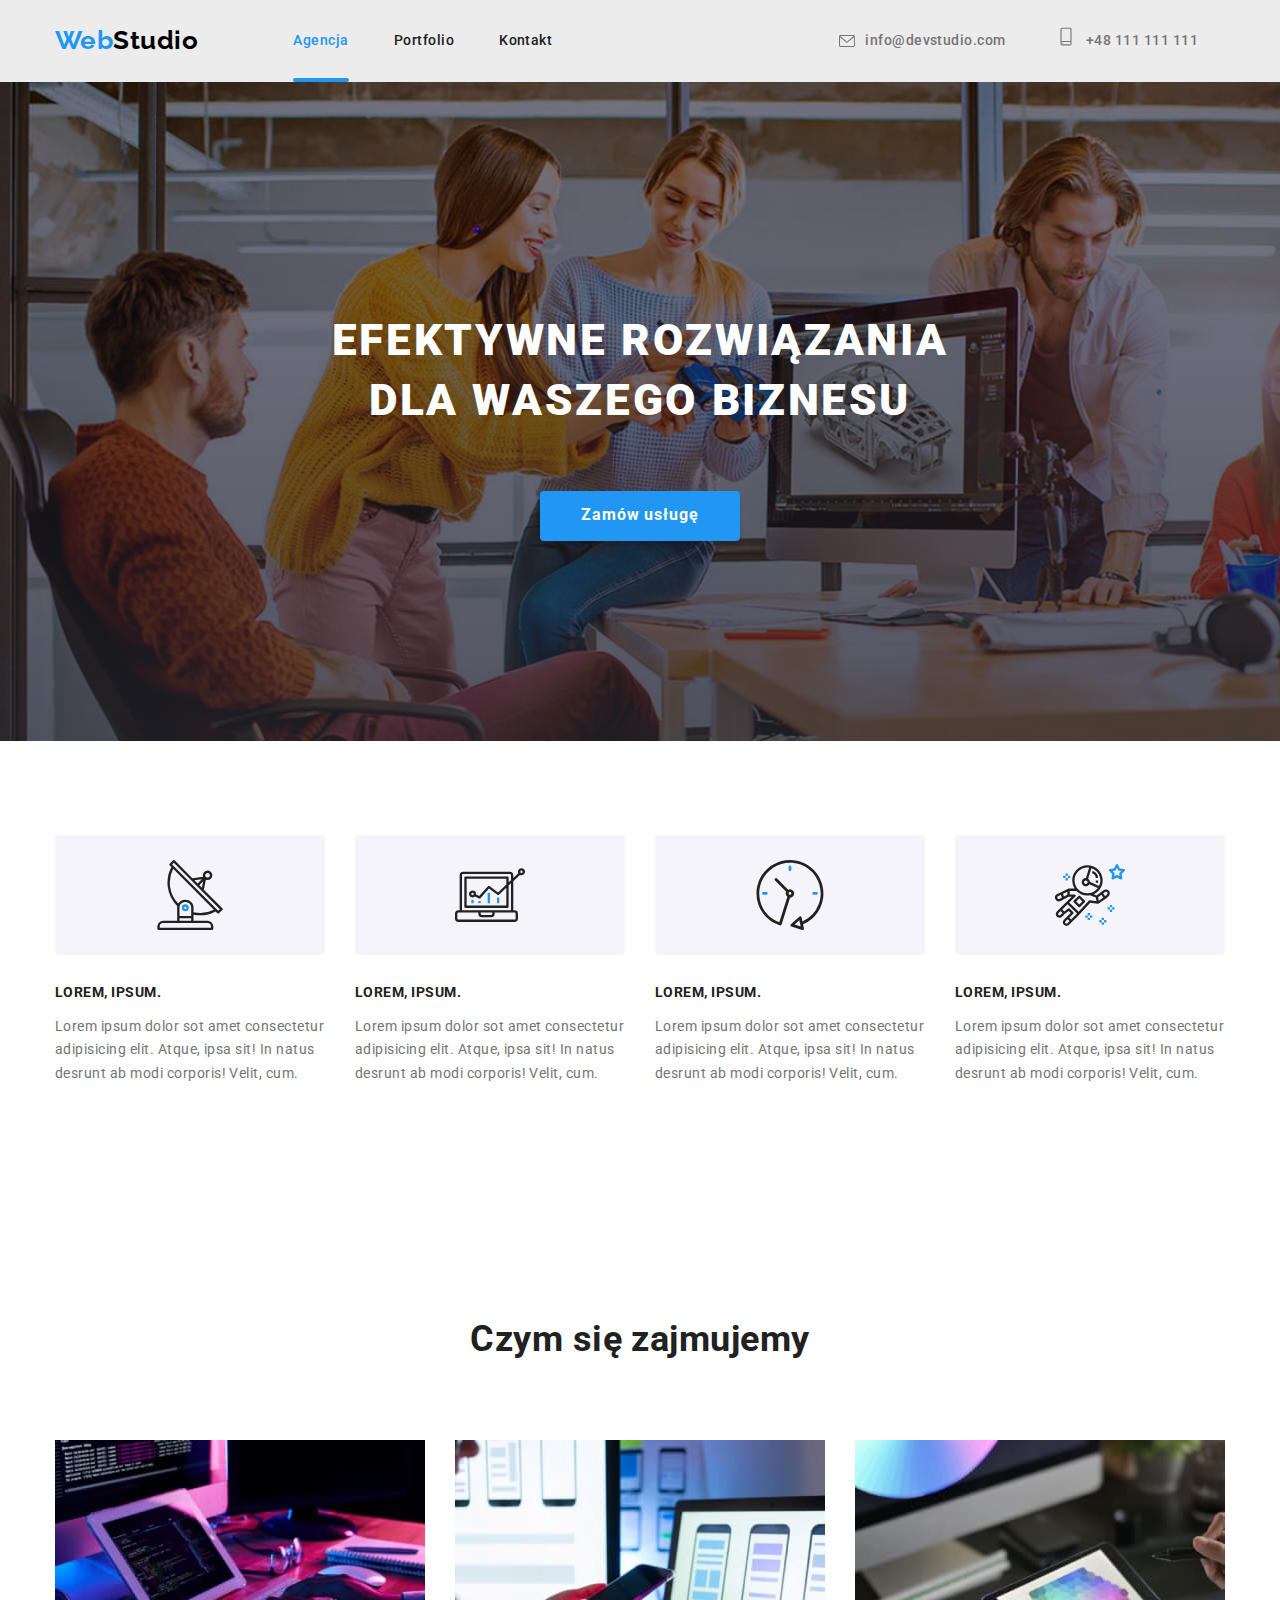
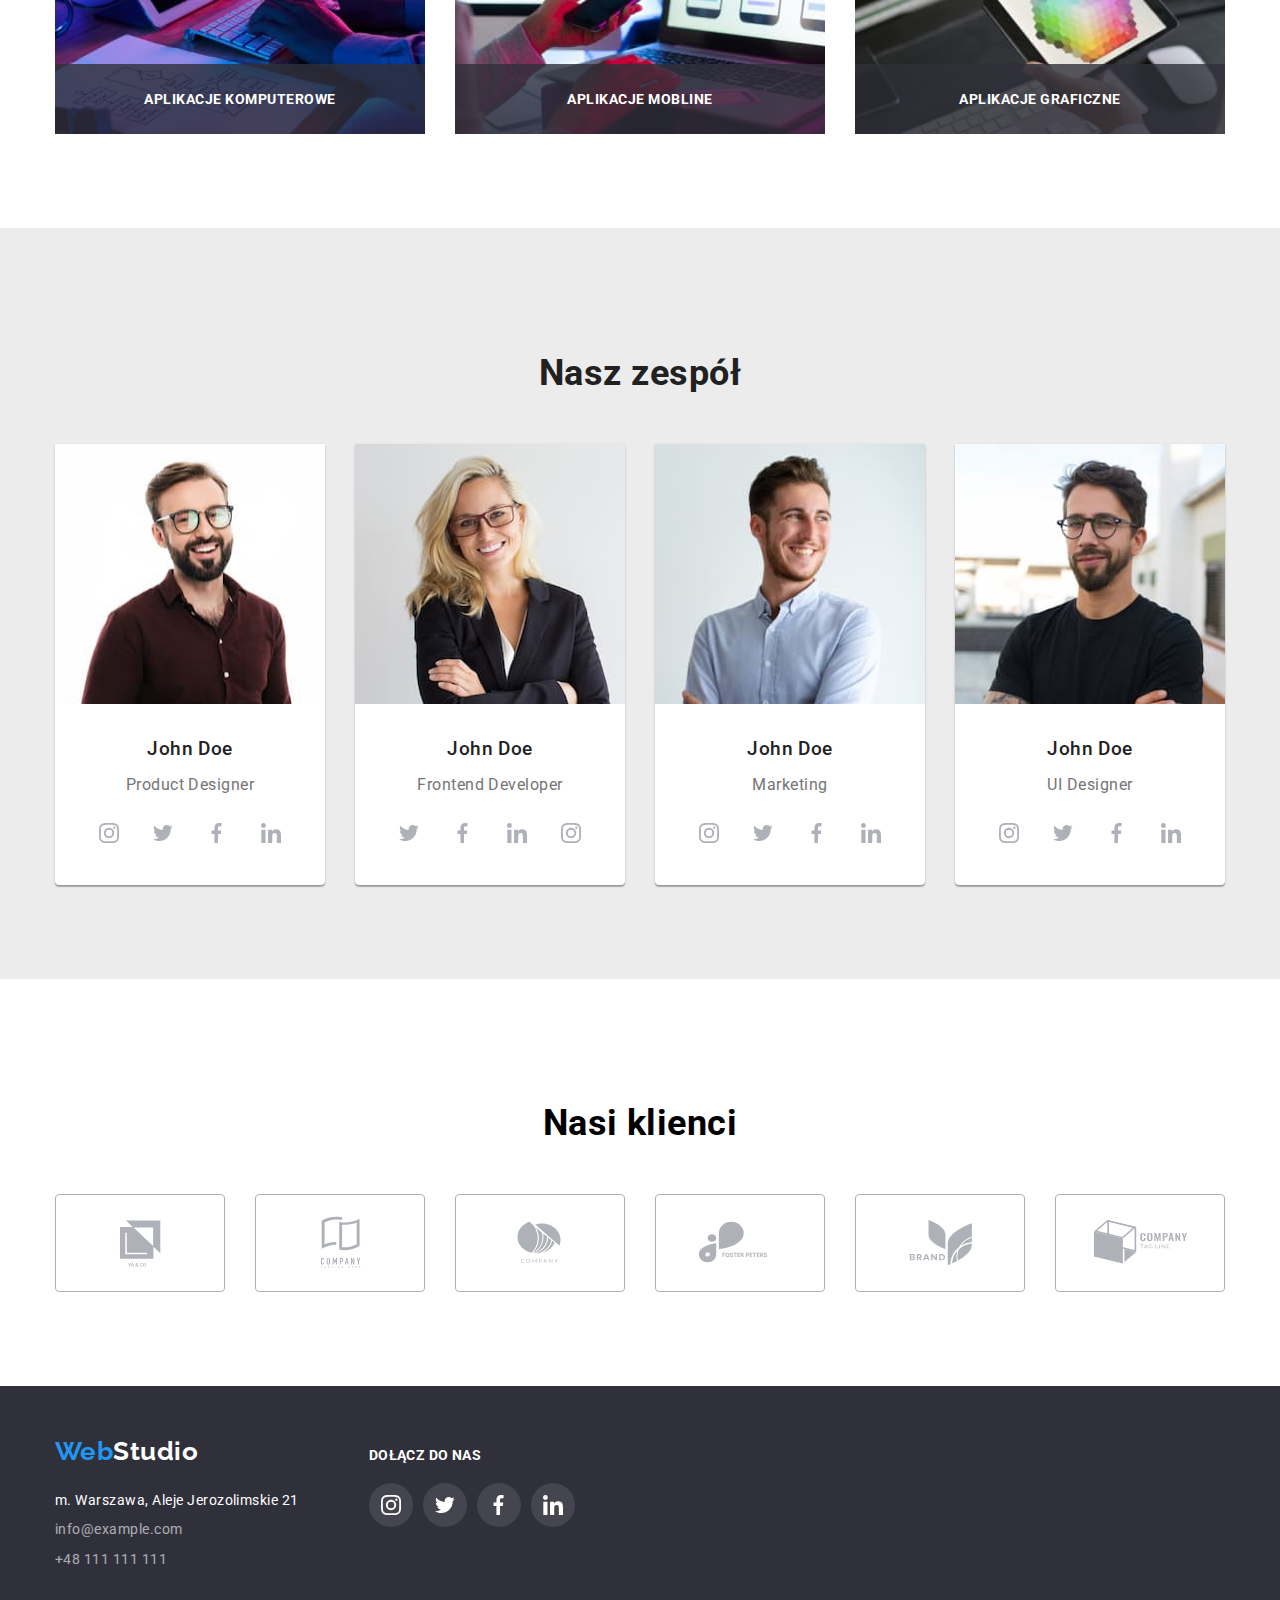
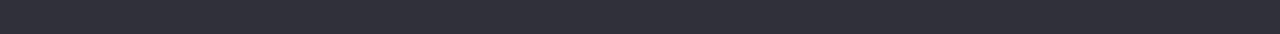
<file: index.html>
<!DOCTYPE html>
<html lang="pl">
  <head>
    <meta charset="UTF-8" />
    <meta http-equiv="X-UA-Compatible" content="IE=edge" />
    <meta name="viewport" content="width=device-width, initial-scale=1.0" />
    <link rel="preconnect" href="https://fonts.googleapis.com" />
    <link rel="preconnect" href="https://fonts.gstatic.com" crossorigin />
    <link
      rel="stylesheet"
      href="https://cdnjs.cloudflare.com/ajax/libs/modern-normalize/1.0.0/modern-normalize.min.css"
    />
    <link rel="stylesheet" href="./css/styles.css" />
    <link
      href="https://fonts.googleapis.com/css2?family=Raleway:wght@700&family=Roboto:wght@400;500;700;900&display=swap"
      rel="stylesheet"
    />
    <title>Studio</title>
  </head>
  <body>
    <header class="header-style">
      <div class="container">
        <div class="header-style-items">
          <a href="index.html" class="logo"
            ><span class="logo-blue">Web</span>Studio</a
          >
          <nav class="nav-item">
            <ul class="nav-list">
              <li>
                <a href="./index.html" class="nav-list-link active-link">Agencja</a>
              </li>
              <li>
                <a href="./portfolio.html" class="nav-list-link">Portfolio</a>
              </li>
              <li>
                <a href="./kontakt.html" class="nav-list-link">Kontakt</a>
              </li>
            </ul>
          </nav>
          <ul class="contact-list-header">
            <li>
              <a
                href="mailto:info@devstudio.com"
                class="contact-list-header-link"
              >
                <svg width="16" height="12">
                  <use href="./images/sprite.svg#icon-envelope"></use>
                </svg>
                info@devstudio.com</a
              >
            </li>
            <li>
              <a href="tel:+48111111111" class="contact-list-header-link">
                <svg width="20" height="32">
                  <use href="./images/sprite.svg#icon-smartphone"></use>
                </svg>
                +48 111 111 111</a
              >
            </li>
          </ul>
        </div>
      </div>
    </header>
    <main>
      <section class="intro section">
        <div class="intro-items container">
          <h1 class="intro-header">
            Efektywne rozwiązania <br />
            dla Waszego biznesu
          </h1>
          <button type="button" class="intro-button" data-modal-open>Zamów usługę</button>
          <div class="backdrop is-hidden" data-modal>
            <div class="modal-content">
              <button type="button" class="modal-button" data-modal-close>
<svg width="11" height="11"><use href="./images/sprite.svg#icon-Vector"></use></svg>
              </button>
            </div>
          </div>
        </div>
      </section>
      <section class="lorem section">
        <div class="container">
          <ul class="lorem-list">
            <li class="lorem-list-item">
              <div class="lorem-list-icon">
                <svg width="70" height="70">
                  <use href="./images/sprite.svg#icon-antenna"></use>
                </svg>
              </div>
              <h3 class="lorem-list-item-title">Lorem, ipsum.</h3>
              <p class="lorem-list-item-text">
                Lorem ipsum dolor sot amet consectetur adipisicing elit. Atque,
                ipsa sit! In natus desrunt ab modi corporis! Velit, cum.
              </p>
            </li>
            <li class="lorem-list-item">
              <div class="lorem-list-icon">
                <svg width="70" height="70">
                  <use href="./images/sprite.svg#icon-diagram"></use>
                </svg>
              </div>
              <h3 class="lorem-list-item-title">Lorem, ipsum.</h3>
              <p class="lorem-list-item-text">
                Lorem ipsum dolor sot amet consectetur adipisicing elit. Atque,
                ipsa sit! In natus desrunt ab modi corporis! Velit, cum.
              </p>
            </li>
            <li class="lorem-list-item">
              <div class="lorem-list-icon">
                <svg width="70" height="70">
                  <use href="./images/sprite.svg#icon-clock"></use>
                </svg>
              </div>
              <h3 class="lorem-list-item-title">Lorem, ipsum.</h3>
              <p class="lorem-list-item-text">
                Lorem ipsum dolor sot amet consectetur adipisicing elit. Atque,
                ipsa sit! In natus desrunt ab modi corporis! Velit, cum.
              </p>
            </li>
            <li class="lorem-list-item">
              <div class="lorem-list-icon">
                <svg width="70" height="70">
                  <use href="./images/sprite.svg#icon-astronaut"></use>
                </svg>
              </div>
              <h3 class="lorem-list-item-title">Lorem, ipsum.</h3>
              <p class="lorem-list-item-text">
                Lorem ipsum dolor sot amet consectetur adipisicing elit. Atque,
                ipsa sit! In natus desrunt ab modi corporis! Velit, cum.
              </p>
            </li>
          </ul>
        </div>
      </section>
      <section class="skills section">
        <div class="container">
          <h2 class="skills-header">Czym się zajmujemy</h2>
          <ul class="skills-list">
            <li class="skills-list-item">
              <img
                src="./images/ourskills1.jpg"
                alt="Pisanie kodu"
                width="370"
                height="294"
              />
              <div class="skills-list-description">
                <p>
                  Aplikacje komputerowe
                </p>
              </div>
            </li>
            <li class="skills-list-item">
              <img
                src="./images/ourskills2.jpg"
                alt="Makieta aplikacji"
                width="370"
                height="294"
              />
              <div class="skills-list-description">
                <p>
                  Aplikacje mobline
                </p>
              </div>
            </li>
            <li class="skills-list-item">
              <img
                src="./images/ourskills3.jpg"
                alt="Dopasowanie diazjnu"
                width="370"
                height="294"
              />
              <div class="skills-list-description">
                <p>
                  Aplikacje graficzne
                </p>
              </div>
            </li>
          </ul>
        </div>
      </section>
      <section class="team section">
        <div class="container">
          <h2 class="team-header">Nasz zespół</h2>
          <ul class="team-list">
            <li class="team-list-card">
              <figure class="team-list-card-picture">
                <img
                  src="./images/person1.jpg"
                  alt="That's our Product Designer"
                  width="270"
                  height="260"
                />
                <figcaption class="team-list-card-description">
                  <h3 class="team-list-card-title">John Doe</h3>
                  <p class="team-list-card-text">Product Designer</p>
                  <ul class="team-list-social-icons">
                    <li>
                      <a class="team-list-social-link" href="#">
                        <svg class="team-list-social-icon" width="20" height="20">
                          <use href="./images/sprite.svg#icon-instagram"></use>
                        </svg>
                      </a>
                    </li>
                    <li>
                      <a class="team-list-social-link" href="#">
                        <svg class="team-list-social-icon" width="20" height="20">
                          <use href="./images/sprite.svg#icon-twitter"></use>
                        </svg>
                      </a>
                    </li>
                    <li>
                      <a class="team-list-social-link" href="#">
                        <svg class="team-list-social-icon" width="20" height="20">
                          <use href="./images/sprite.svg#icon-facebook"></use>
                        </svg>
                      </a>
                    </li>
                    <li>
                      <a class="team-list-social-link" href="#">
                        <svg class="team-list-social-icon" width="20" height="20">
                          <use href="./images/sprite.svg#icon-linkedin"></use>
                        </svg>
                      </a>
                    </li>
                  </ul>
                </figcaption>
              </figure>
            </li>
            <li class="team-list-card">
              <figure class="team-list-card-picture">
                <img
                src="./images/person4.jpg"
                alt="That's our Frontend Developer"
                width="270"
                height="260"
                />
                <figcaption class="team-list-card-description">
                  <h3 class="team-list-card-title">John Doe</h3>
                  <p class="team-list-card-text">Frontend Developer</p>
                  <ul class="team-list-social-icons">
                    <li>
                      <a class="team-list-social-link" href="#">
                        <svg class="team-list-social-icon" width="20" height="20">
                          <use href="./images/sprite.svg#icon-twitter"></use>
                        </svg>
                      </a>
                    </li>
                    <li>
                      <a class="team-list-social-link" href="#">
                        <svg class="team-list-social-icon" width="20" height="20">
                          <use href="./images/sprite.svg#icon-facebook"></use>
                        </svg>
                      </a>
                    </li>
                    <li>
                      <a class="team-list-social-link" href="#">
                        <svg class="team-list-social-icon" width="20" height="20">
                          <use href="./images/sprite.svg#icon-linkedin"></use>
                        </svg>
                      </a>
                    </li>
                    <li>
                      <a class="team-list-social-link" href="#">
                        <svg class="team-list-social-icon" width="20" height="20">
                          <use href="./images/sprite.svg#icon-instagram"></use>
                        </svg>
                      </a>
                    </li>
                  </figcaption>
                </figure>
              </li>
              <li class="team-list-card">
              <figure class="team-list-card-picture">
                <img
                  src="./images/person2.jpg"
                  alt="That's our Marketing specialist"
                  width="270"
                  height="260"
                />
                <figcaption class="team-list-card-description">
                  <h3 class="team-list-card-title">John Doe</h3>
                  <p class="team-list-card-text">Marketing</p>
                  <ul class="team-list-social-icons">
                    <li>
                      <a class="team-list-social-link" href="#">
                        <svg class="team-list-social-icon" width="20" height="20">
                          <use href="./images/sprite.svg#icon-instagram"></use>
                        </svg>
                      </a>
                    </li>
                    <li>
                      <a class="team-list-social-link" href="#">
                        <svg class="team-list-social-icon" width="20" height="20">
                          <use href="./images/sprite.svg#icon-twitter"></use>
                        </svg>
                      </a>
                    </li>
                    <li>
                      <a class="team-list-social-link" href="#">
                        <svg class="team-list-social-icon" width="20" height="20">
                          <use href="./images/sprite.svg#icon-facebook"></use>
                        </svg>
                      </a>
                    </li>
                    <li>
                      <a class="team-list-social-link" href="#">
                        <svg class="team-list-social-icon" width="20" height="20">
                          <use href="./images/sprite.svg#icon-linkedin"></use>
                        </svg>
                      </a>
                    </li>
                  </ul>
                </figcaption>
              </figure>
            </li>
            <li class="team-list-card">
              <figure class="team-list-card-picture">
                <img
                src="./images/person3.jpg"
                alt="That's our Product Designer"
                width="270"
                height="260"
                />
                <figcaption class="team-list-card-description">
                  <h3 class="team-list-card-title">John Doe</h3>
                  <p class="team-list-card-text">UI Designer</p>
                  <ul class="team-list-social-icons">
                    <li>
                      <a class="team-list-social-link" href="#">
                        <svg class="team-list-social-icon" width="20" height="20">
                          <use href="./images/sprite.svg#icon-instagram"></use>
                        </svg>
                      </a>
                    </li>
                    <li>
                      <a class="team-list-social-link" href="#">
                        <svg class="team-list-social-icon" width="20" height="20">
                          <use href="./images/sprite.svg#icon-twitter"></use>
                        </svg>
                      </a>
                    </li>
                    <li>
                       <a class="team-list-social-link" href="#">
                        <svg class="team-list-social-icon" width="20" height="20">
                          <use href="./images/sprite.svg#icon-facebook"></use>
                        </svg>
                      </a>
                    </li>
                    <li>
                      <a class="team-list-social-link" href="#">
                        <svg class="team-list-social-icon" width="20" height="20">
                          <use href="./images/sprite.svg#icon-linkedin"></use>
                        </svg>
                      </a>
                    </li>
                  </ul>
                 </figcaption>
              </figure>
            </li>
          </ul>
        </div>
      </section>
      <section class="ourclients section">
        <div class="container">
          <h2 class="ourclients-header">Nasi klienci</h2>
          <ul class="ourclients-logos">
            <li>
                <a class="ourclients-link" href="#">
              <svg class="ourclients-logo" width="106" height="60">
                <use href="./images/sprite.svg#icon-logo1"></use>
              </svg>
            </a>
            </li>
            <li>
              <a class="ourclients-link" href="#">
                <svg class="ourclients-logo" width="106" height="60">
                  <use href="./images/sprite.svg#icon-logo2"></use>
                </svg>
              </a>            
            </li>
            <li>
              <a class="ourclients-link" href="#">
                <svg class="ourclients-logo" width="106" height="60">
                  <use href="./images/sprite.svg#icon-logo3"></use>
                </svg>
              </a>
            </li>
            <li>
              <a class="ourclients-link" href="#">
                <svg class="ourclients-logo" width="106" height="60">
                  <use href="./images/sprite.svg#icon-logo4"></use>
                </svg>
              </a>
            </li>
            <li>
              <a class="ourclients-link" href="#">
                <svg class="ourclients-logo" width="106" height="60">
                  <use href="./images/sprite.svg#icon-logo5"></use>
                </svg>
              </a>
            </li>
            <li>
              <a class="ourclients-link" href="#">
                <svg class="ourclients-logo" width="106" height="60">
                  <use href="./images/sprite.svg#icon-logo6"></use>
                </svg>
              </a>
            </li>
          </ul>
        </div>
      </section>
    </main>
    <footer class="footer-style">
      <div class="container footer-style-items">
      <div>
          <a href="index.html" class="footer-logo"
            ><span class="logo-blue">Web</span>Studio</a
          >
          <ul class="contact-list-footer">
            <li>
              <address class="contact-list-footer-address">
                m. Warszawa, Aleje Jerozolimskie 21
              </address>
            </li>
            <li>
              <a href="mailto:info@example.com" class="contact-list-footer-link"
                >info@example.com</a
              >
            </li>
            <li>
              <a href="tel:+48111111111" class="contact-list-footer-link"
                >+48 111 111 111</a
              >
            </li>
          </ul>
        </div>
        <div class="footer-socialmedia">
          <h2>Dołącz do nas</h2>
          <ul class="footer-social-icons">
            <li>
              <a class="footer-social-link" href="#">
                <svg class="footer-social-icon" width="20" height="20">
                  <use href="./images/sprite.svg#icon-instagram"></use>
                </svg>
              </a>
            </li>
            <li>
              <a class="footer-social-link" href="#">
                <svg class="footer-social-icon" width="20" height="20">
                  <use href="./images/sprite.svg#icon-twitter"></use>
                </svg>
                </a>
            </li>
            <li>
              <a class="footer-social-link" href="#">
                <svg class="footer-social-icon" width="20" height="20">
                  <use href="./images/sprite.svg#icon-facebook"></use>
                </svg>
              </a>
            </li>
            <li>
              <a class="footer-social-link" href="#">
                <svg class="footer-social-icon" width="20" height="20">
                  <use href="./images/sprite.svg#icon-linkedin"></use>
                </svg>
              </a>
            </li>
          </ul>
        </div>
      </div>
    </footer>
    <script src="./js/modal.js"></script>
  </body>
</html>
</file>
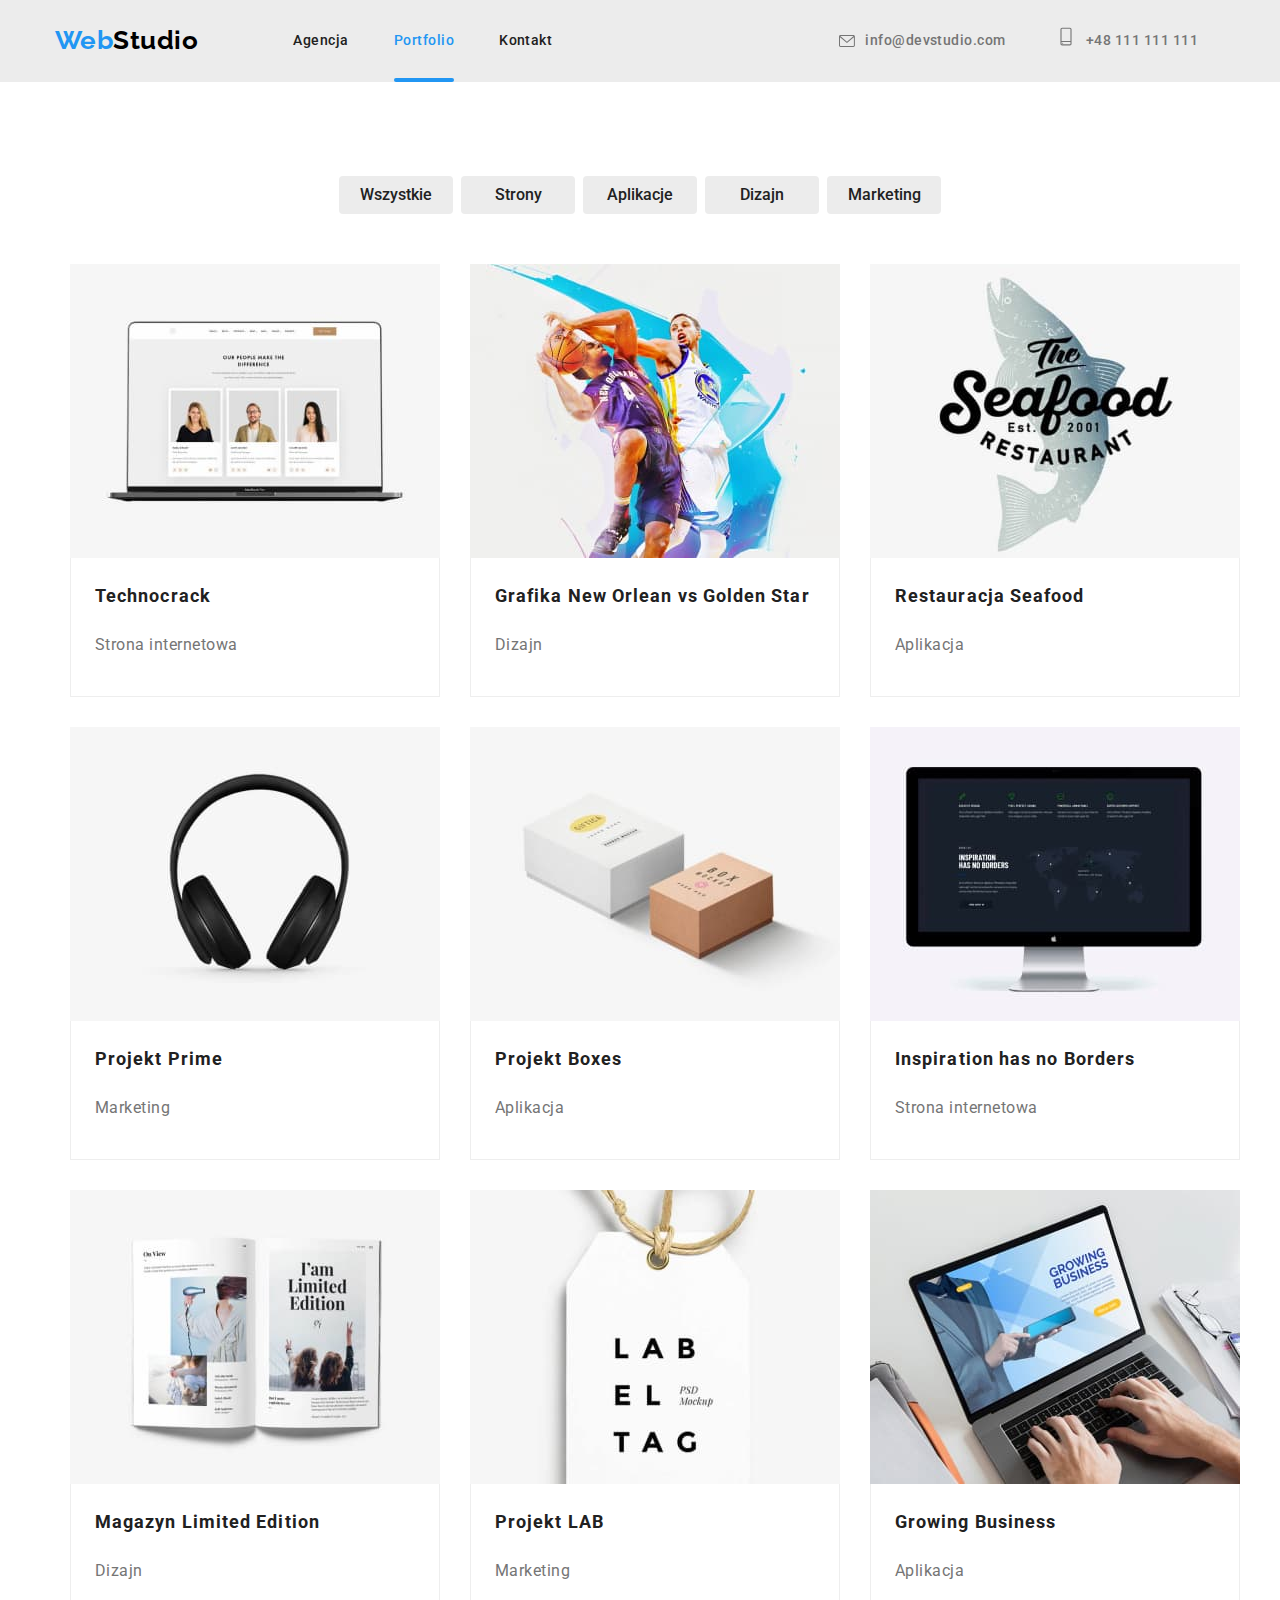
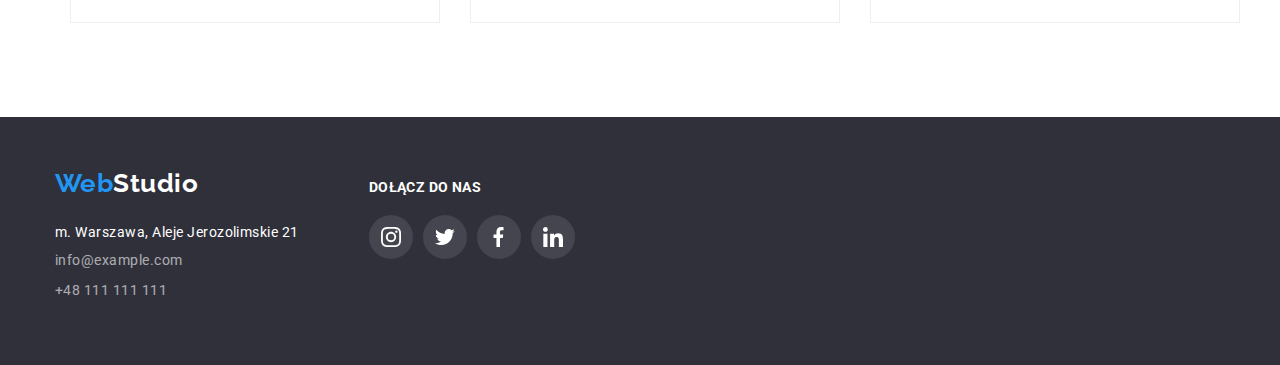
<file: portfolio.html>
<!DOCTYPE html>
<html lang="pl">
  <head>
    <meta charset="UTF-8" />
    <meta http-equiv="X-UA-Compatible" content="IE=edge" />
    <meta name="viewport" content="width=device-width, initial-scale=1.0" />
    <link
      rel="stylesheet"
      href="https://cdnjs.cloudflare.com/ajax/libs/modern-normalize/1.0.0/modern-normalize.min.css"
    />
    <link rel="stylesheet" href="./css/styles.css" />
    <link rel="preconnect" href="https://fonts.googleapis.com" />
    <link rel="preconnect" href="https://fonts.gstatic.com" crossorigin />
    <link
      href="https://fonts.googleapis.com/css2?family=Raleway:wght@700&family=Roboto:wght@400;500;700;900&display=swap"
      rel="stylesheet"
    />
    <title>Portfolio</title>
  </head>
  <body>
    <header class="header-style">
      <div class="container">
        <div class="header-style-items">
          <a href="index.html" class="logo"
            ><span class="logo-blue">Web</span>Studio</a
          >
          <nav class="nav-item">
            <ul class="nav-list">
              <li>
                <a href="./index.html" class="nav-list-link">Agencja</a>
              </li>
              <li>
                <a href="./portfolio.html" class="nav-list-link active-link"
                  >Portfolio</a
                >
              </li>
              <li>
                <a href="./kontakt.html" class="nav-list-link">Kontakt</a>
              </li>
            </ul>
          </nav>
          <ul class="contact-list-header">
            <li>
              <a
                href="mailto:info@devstudio.com"
                class="contact-list-header-link"
              >
                <svg width="16" height="12">
                  <use href="./images/sprite.svg#icon-envelope"></use>
                </svg>
                info@devstudio.com</a
              >
            </li>
            <li>
              <a href="tel:+48111111111" class="contact-list-header-link">
                <svg width="20" height="32">
                  <use href="./images/sprite.svg#icon-smartphone"></use>
                </svg>
                +48 111 111 111</a
              >
            </li>
          </ul>
        </div>
      </div>
    </header>
    <main>
      <section class="section">
        <div class="container">
          <div class="filter">
            <ul class="buttons">
              <li>
                <button type="button" class="buttons-button">Wszystkie</button>
              </li>
              <li>
                <button type="button" class="buttons-button">Strony</button>
              </li>
              <li>
                <button type="button" class="buttons-button">Aplikacje</button>
              </li>
              <li>
                <button type="button" class="buttons-button">Dizajn</button>
              </li>
              <li>
                <button type="button" class="buttons-button">Marketing</button>
              </li>
            </ul>
          </div>
          <section class="result">
            <div class="container">
              <ul class="result-list">
                <li class="result-card">
                  <div class="result-card-item">
                    <div class="result-card-img">
                      <div class="result-card-onlay">
                        <p class="result-card-onlay-description">
                          Technocrack jest popularną platformą wykorzystywaną do
                          rozpowszechniania koronawirusa. Firmy wykorzystują tę
                          platformę do celów szpiegowskich i ataków na
                          niezabezpieczone serwery konkurencji
                        </p>
                      </div>
                      <img
                        src="./images/portfolio1.jpg"
                        alt="Strona Technocrack"
                        width="370"
                        height="294"
                      />
                    </div>
                    <div class="result-card-description">
                      <h3 class="result-card-title">Technocrack</h3>
                      <p class="result-card-text">Strona internetowa</p>
                    </div>
                  </div>
                </li>
                <li class="result-card">
                  <div class="result-card-item">
                    <div class="result-card-img">
                      <div class="result-card-onlay">
                        <p class="result-card-onlay-description">
                          Technocrack jest popularną platformą wykorzystywaną do
                          rozpowszechniania koronawirusa. Firmy wykorzystują tę
                          platformę do celów szpiegowskich i ataków na
                          niezabezpieczone serwery konkurencji
                        </p>
                      </div>
                      <img
                        src="./images/portfolio2.jpg"
                        alt="Grafika NOvsGS"
                        width="370"
                        height="294"
                      />
                    </div>
                    <div class="result-card-description">
                      <h3 class="result-card-title">
                        Grafika New Orlean vs Golden Star
                      </h3>
                      <p class="result-card-text">Dizajn</p>
                    </div>
                  </div>
                </li>
                <li class="result-card">
                  <div class="result-card-item">
                    <div class="result-card-img">
                      <div class="result-card-onlay">
                        <p class="result-card-onlay-description">
                          Technocrack jest popularną platformą wykorzystywaną do
                          rozpowszechniania koronawirusa. Firmy wykorzystują tę
                          platformę do celów szpiegowskich i ataków na
                          niezabezpieczone serwery konkurencji
                        </p>
                      </div>
                      <img
                        src="./images/portfolio3.jpg"
                        alt="Logo restauraji Seafood"
                        width="370"
                        height="294"
                      />
                    </div>
                    <div class="result-card-description">
                      <h3 class="result-card-title">Restauracja Seafood</h3>
                      <p class="result-card-text">Aplikacja</p>
                    </div>
                  </div>
                </li>
                <li class="result-card">
                  <div class="result-card-item">
                    <div class="result-card-img">
                      <div class="result-card-onlay">
                        <p class="result-card-onlay-description">
                          Technocrack jest popularną platformą wykorzystywaną do
                          rozpowszechniania koronawirusa. Firmy wykorzystują tę
                          platformę do celów szpiegowskich i ataków na
                          niezabezpieczone serwery konkurencji
                        </p>
                      </div>
                      <img
                        src="./images/portfolio4.jpg"
                        alt="Słuchawki"
                        width="370"
                        height="294"
                      />
                    </div>
                    <div class="result-card-description">
                      <h3 class="result-card-title">Projekt Prime</h3>
                      <p class="result-card-text">Marketing</p>
                    </div>
                  </div>
                </li>
                <li class="result-card">
                  <div class="result-card-item">
                    <div class="result-card-img">
                      <div class="result-card-onlay">
                        <p class="result-card-onlay-description">
                          Technocrack jest popularną platformą wykorzystywaną do
                          rozpowszechniania koronawirusa. Firmy wykorzystują tę
                          platformę do celów szpiegowskich i ataków na
                          niezabezpieczone serwery konkurencji
                        </p>
                      </div>
                      <img
                        src="./images/portfolio5.jpg"
                        alt="Pudełka"
                        width="370"
                        height="294"
                      />
                    </div>
                    <div class="result-card-description">
                      <h3 class="result-card-title">Projekt Boxes</h3>
                      <p class="result-card-text">Aplikacja</p>
                    </div>
                  </div>
                </li>
                <li class="result-card">
                  <div class="result-card-item">
                    <div class="result-card-img">
                      <div class="result-card-onlay">
                        <p class="result-card-onlay-description">
                          Technocrack jest popularną platformą wykorzystywaną do
                          rozpowszechniania koronawirusa. Firmy wykorzystują tę
                          platformę do celów szpiegowskich i ataków na
                          niezabezpieczone serwery konkurencji
                        </p>
                      </div>
                      <img
                        src="./images/portfolio6.jpg"
                        alt="Widok strony no Borders"
                        width="370"
                        height="294"
                      />
                    </div>
                    <div class="result-card-description">
                      <h3 class="result-card-title">
                        Inspiration has no Borders
                      </h3>
                      <p class="result-card-text">Strona internetowa</p>
                    </div>
                  </div>
                </li>
                <li class="result-card">
                  <div class="result-card-item">
                    <div class="result-card-img">
                      <div class="result-card-onlay">
                        <p class="result-card-onlay-description">
                          Technocrack jest popularną platformą wykorzystywaną do
                          rozpowszechniania koronawirusa. Firmy wykorzystują tę
                          platformę do celów szpiegowskich i ataków na
                          niezabezpieczone serwery konkurencji
                        </p>
                      </div>
                      <img
                        src="./images/portfolio7.jpg"
                        alt="Zdjęcie magazynu"
                        width="370"
                        height="294"
                      />
                    </div>
                    <div class="result-card-description">
                      <h3 class="result-card-title">Magazyn Limited Edition</h3>
                      <p class="result-card-text">Dizajn</p>
                    </div>
                  </div>
                </li>
                <li class="result-card">
                  <div class="result-card-item">
                    <div class="result-card-img">
                      <div class="result-card-onlay">
                        <p class="result-card-onlay-description">
                          Technocrack jest popularną platformą wykorzystywaną do
                          rozpowszechniania koronawirusa. Firmy wykorzystują tę
                          platformę do celów szpiegowskich i ataków na
                          niezabezpieczone serwery konkurencji
                        </p>
                      </div>
                      <img
                        src="./images/portfolio8.jpg"
                        alt="Etykieta LAB"
                        width="370"
                        height="294"
                      />
                    </div>
                    <div class="result-card-description">
                      <h3 class="result-card-title">Projekt LAB</h3>
                      <p class="result-card-text">Marketing</p>
                    </div>
                  </div>
                </li>
                <li class="result-card">
                  <div class="result-card-item">
                    <div class="result-card-img">
                      <div class="result-card-onlay">
                        <p class="result-card-onlay-description">
                          Technocrack jest popularną platformą wykorzystywaną do
                          rozpowszechniania koronawirusa. Firmy wykorzystują tę
                          platformę do celów szpiegowskich i ataków na
                          niezabezpieczone serwery konkurencji
                        </p>
                      </div>
                      <img
                        src="./images//portfolio9.jpg"
                        alt="Monitor z Growig Business"
                        width="370"
                        height="294"
                      />
                    </div>
                    <div class="result-card-description">
                      <h3 class="result-card-title">Growing Business</h3>
                      <p class="result-card-text">Aplikacja</p>
                    </div>
                  </div>
                </li>
              </ul>
            </div>
          </section>
        </div>
      </section>
    </main>
    <footer class="footer-style">
      <div class="container footer-style-items">
        <div>
          <a href="index.html" class="footer-logo"
            ><span class="logo-blue">Web</span>Studio</a
          >
          <ul class="contact-list-footer">
            <li>
              <address class="contact-list-footer-address">
                m. Warszawa, Aleje Jerozolimskie 21
              </address>
            </li>
            <li>
              <a href="mailto:info@example.com" class="contact-list-footer-link"
                >info@example.com</a
              >
            </li>
            <li>
              <a href="tel:+48111111111" class="contact-list-footer-link"
                >+48 111 111 111</a
              >
            </li>
          </ul>
        </div>
        <div class="footer-socialmedia">
          <h2>Dołącz do nas</h2>
          <ul class="footer-social-icons">
            <li>
              <a class="footer-social-link" href="#">
                <svg class="footer-social-icon" width="20" height="20">
                  <use href="./images/sprite.svg#icon-instagram"></use>
                </svg>
              </a>
            </li>
            <li>
              <a class="footer-social-link" href="#">
                <svg class="footer-social-icon" width="20" height="20">
                  <use href="./images/sprite.svg#icon-twitter"></use>
                </svg>
              </a>
            </li>
            <li>
              <a class="footer-social-link" href="#">
                <svg class="footer-social-icon" width="20" height="20">
                  <use href="./images/sprite.svg#icon-facebook"></use>
                </svg>
              </a>
            </li>
            <li>
              <a class="footer-social-link" href="#">
                <svg class="footer-social-icon" width="20" height="20">
                  <use href="./images/sprite.svg#icon-linkedin"></use>
                </svg>
              </a>
            </li>
          </ul>
        </div>
      </div>
    </footer>
  </body>
</html>
</file>
<file: css/styles.css>
:root {
  --bckgr-dark-color: #2f303a;
  --bckgr-bright-color: #ececec;
  --highlight: #2196f3;
  --bold-color: #212121;
  --bright: #ffffff;
  --dark: #000000;
  --icon-bckgr: #f5f4fa;
  --hover-onlay: rgba(33, 150, 243, 0.9);
  --color1: #2196f3;
  --color2: #757575;
  --color3: #212121;
  --color4: #afb1b8;
  --color5: rgba(47, 48, 58, 0.6);
}

/* * {
  margin: 0;
  padding: 0;
} */

body {
  font-family: "Roboto", "Raleway", sans-serif;
  color: #757575;
  font-size: 16px;
  letter-spacing: 00.03em;
  margin: 0 auto;
  max-width: 1600px;
}

ul {
  padding: 0;
  margin: 0;
  list-style-type: none;
  list-style-position: inside;
}

.container {
  width: 1200px;
  margin: 0 auto;
  padding: 0 15px;
}

.section {
  padding-top: 94px;
  padding-bottom: 94px;
}

/* == ==== End of global styling ==== == */

/* == ==== Header ==== == */

.header-style {
  background-color: var(--bckgr-bright-color);
  display: flex;
  align-items: center;
  border-bottom: 1px solid var(--bckgr-bright-color);
  padding: 24.5px 0;
}

.header-style-items {
  display: flex;
  align-items: center;
  justify-content: space-between;
}

.logo {
  font-family: "Raleway", sans-serif;
  font-weight: 700;
  font-size: 26px;
  color: var(--dark);
  text-decoration: none;
}

.logo-blue {
  color: var(--highlight);
}

.nav-item {
  flex-grow: 1;
}

.nav-list {
  text-decoration: none;
  color: var(--bold-color);
  list-style-type: none;
  list-style-position: inside;
  display: flex;
  justify-content: left;
}

.nav-list:first-child {
  padding-left: 95px;
}

.nav-list-link {
  text-decoration: none;
  font-weight: 500;
  font-size: 14px;
  color: var(--bold-color);
  margin-right: 45px;
  position: relative;
  transition-property: color;
  transition-duration: 250ms;
  transition-timing-function: cubic-bezier(0.4, 0, 0.2, 1);
}

.nav-list-link:hover,
.nav-list-link:focus {
  color: var(--highlight);
}

.active-link {
  color: var(--highlight);
}

.active-link::after {
  content: " ";
  width: 100%;
  height: 4px;
  background-color: var(--highlight);
  border-radius: 2px;
  position: absolute;
  left: 0;
  top: 46px;
}

.contact-list-header {
  text-decoration: none;
  list-style-type: none;
  list-style-position: inside;
  display: flex;
  justify-self: right;
  align-items: center;
}

.contact-list-header svg {
  margin-right: 10px;
}

.contact-list-header:last-child {
  padding-right: 27px;
}

.contact-list-header-link {
  text-decoration: none;
  font-weight: 500;
  font-size: 14px;
  color: inherit;
  padding-left: 50px;
  display: flex;
  justify-content: right;
  align-items: center;
  transition-property: color;
  transition-duration: 250ms;
  transition-timing-function: cubic-bezier(0.4, 0, 0.2, 1);
}

.contact-list-header-link:hover,
.contact-list-header-link:focus {
  color: var(--highlight);
  --color2: currentColor;
}

/* == ==== End of Header ==== == */

/* == ==== Footer ==== == */

.footer-style {
  background-color: var(--bckgr-dark-color);
}

.footer-style-items:first-child {
  padding-top: 50px;
}

.footer-style-items:last-child {
  padding-bottom: 60px;
}

.footer-style-items {
  display: flex;
  flex-direction: row;
  align-items: baseline;
  gap: 70px;
}

.footer-logo {
  display: inline-flex;
  font-family: "Raleway", sans-serif;
  font-weight: 700;
  font-size: 26px;
  color: var(--bright);
  text-decoration: none;
  padding-bottom: 20px;
}

.contact-list-footer {
  list-style-type: none;
  line-height: 1.875;
  list-style-position: inside;
  padding: 0;
  transition-property: color;
  transition-duration: 250ms;
  transition-timing-function: cubic-bezier(0.4, 0, 0.2, 1);
}

.contact-list-footer-link:hover,
.contact-list-footer-link:focus,
.contact-list-footer-address:hover,
.contact-list-footer-address:focus {
  color: var(--highlight);
}

.contact-list-footer-address {
  text-decoration: none;
  font-weight: 400;
  font-size: 14px;
  font-style: normal;
  color: #ffffff;
}

.contact-list-footer-link {
  text-decoration: none;
  font-weight: 400;
  font-size: 14px;
  color: #ffffff;
  opacity: 60%;
}

.footer-socialmedia h2 {
  margin-bottom: 20px;
  font-family: "Roboto";
  color: var(--bright);
  font-style: normal;
  font-weight: 700;
  font-size: 14px;
  line-height: 16px;
  letter-spacing: 0.03em;
  text-transform: uppercase;
}

.footer-social-icons {
  display: flex;
  align-items: center;
  justify-content: center;
  gap: 10px;
  list-style-type: none;
  list-style-position: inside;
}

.footer-social-link {
  display: inline-flex;
  align-items: center;
  justify-content: center;
  background-color: rgba(255, 255, 255, 0.1);
  border-radius: 50%;
  width: 44px;
  height: 44px;
  --color4: var(--bright);
  transition-property: background-color;
  transition-duration: 250ms;
  transition-timing-function: cubic-bezier(0.4, 0, 0.2, 1);
}

.footer-social-link:hover,
.footer-social-link:focus {
  background-color: var(--color1);
}

/* == ==== End of Footer ==== == */

/* == ==== Main ==== == */
/* == ==== Intro ==== == */

.intro {
  max-width: 1600px;
  margin: 0 auto;
  padding-top: 200px;
  padding-bottom: 200px;
  background-color: var(--bckgr-dark-color);
  background-image: linear-gradient(to top, var(--color5), rgba(0, 0, 0, 0.1)),
    url("../images/intro-bckgr.jpg");
  background-size: cover;
}

.intro-items {
  display: flex;
  flex-direction: column;
  align-items: center;
}

.intro-header {
  text-transform: uppercase;
  font-weight: 900;
  font-size: 44px;
  line-height: 1.36;
  text-align: center;
  letter-spacing: 0.06em;
  color: var(--bright);
  padding-bottom: 30px;
}

.intro-button {
  background: var(--highlight);
  color: var(--bright);
  font-weight: 700;
  letter-spacing: 0.06em;
  width: 200px;
  height: 50px;
  border: 0;
  box-shadow: 0px 4px 4px rgba(0, 0, 0, 0.15);
  border-radius: 4px;
  cursor: pointer;
}

.backdrop {
  position: fixed;
  display: flex;
  left: 0;
  top: 0;
  width: 100%;
  height: 100%;
  background-color: rgba(0, 0, 0, 0.4);
  z-index: 2;
  transition-property: transform;
  transition-duration: 250ms;
  transition-timing-function: cubic-bezier(0.4, 0, 0.2, 1);
}

.is-hidden {
  transform: scale(0);
  visibility: 0;
  opacity: 0;
}

.modal-content {
  position: relative;
  width: 520px;
  height: 520px;
  margin: auto;
  background-color: var(--bright);
}

.modal-button {
  position: absolute;
  width: 30px;
  height: 30px;
  top: 3%;
  right: 3%;
  border: 1px solid rgba(0, 0, 0, 0.1);
  border-radius: 50%;
  cursor: pointer;
}

/* == ==== End of Intro ==== == */
/* == ==== Lorem ==== == */

.lorem {
  background-color: var(--bright);
}

.lorem-list {
  display: flex;
  align-items: center;
  justify-content: space-evenly;
  gap: 30px;
}

.lorem-list-item {
  width: 270px;
  text-align: left;
}

.lorem-list-icon {
  display: flex;
  justify-content: center;
  background-color: var(--icon-bckgr);
  border-radius: 4px;
  padding: 25px 0;
  margin-bottom: 30px;
}

.lorem-list-item-title {
  text-transform: uppercase;
  font-size: 14px;
  font-weight: 700;
  line-height: 1.14;
  color: var(--bold-color);
  margin-bottom: 10px;
}

.lorem-list-item-text {
  font-size: 14px;
  line-height: 1.71;
}

/* == ==== End of Lorem ==== == */

/* == ==== Our skills ==== == */

.skills {
  background-color: var(--bright);
}

.skills-header {
  font-weight: 700;
  font-size: 36px;
  line-height: 1.17;
  text-align: center;
  color: var(--bold-color);
  padding-bottom: 50px;
}

.skills-list {
  display: flex;
  justify-content: space-between;
}

.skills-list-item {
  width: 370px;
  position: relative;
}

.skills-list-item img {
  display: block;
}

.skills-list-description {
  display: flex;
  justify-content: center;
  align-items: center;
  width: 100%;
  height: 70px;
  background-color: rgba(47, 48, 58, 0.8);
  color: var(--bright);
  font-size: 14px;
  font-weight: 700;
  text-transform: uppercase;
  font-family: Roboto;
  position: absolute;
  bottom: 0;
}

/* == ==== End of our skills ==== == */

/* == ==== Our team ==== == */

.team {
  background-color: var(--bckgr-bright-color);
}

.team-header {
  font-weight: 700;
  font-size: 36px;
  line-height: 1.17;
  text-align: center;
  color: var(--bold-color);
  margin-bottom: 50px;
}

.team-list {
  display: flex;
  justify-content: space-between;
}

.team-list-card {
  width: 270px;
  background-color: var(--bright);
  box-shadow: 0px 1px 3px rgba(0, 0, 0, 0.12), 0px 1px 1px rgba(0, 0, 0, 0.14),
    0px 2px 1px rgba(0, 0, 0, 0.2);
  border-radius: 0px 0px 4px 4px;
}

.team-list-card-picture {
  align-items: center;
  margin: 0;
  padding: 0;
}

.team-list-card-description {
  text-align: center;
  padding: 30px 0;
}

.team-list-card-title {
  color: var(--bold-color);
  font-weight: 500;
  line-height: 1.17;
  padding: 0;
  margin: 0;
}

.team-list-card-text {
  line-height: 1.17;
}

.team-list-social-icons {
  display: flex;
  justify-content: center;
  gap: 10px;
  list-style-type: none;
  list-style-position: inside;
}

.team-list-social-link {
  display: inline-flex;
  background-color: var(--bright);
  color: var(--color4);
  border-radius: 50%;
  width: 44px;
  height: 44px;
  align-items: center;
  justify-content: center;
  will-change: background-color, color;
  transition-property: background-color, color;
  transition-duration: 250ms;
  transition-timing-function: cubic-bezier(0.4, 0, 0.2, 1);
}

.team-list-social-icon {
  display: flex;
}

.team-list-social-link:hover,
.team-list-social-link:focus {
  background-color: var(--color1);
  color: var(--bright);
  --color4: currentColor;
}

/* == ==== EEnd of Our team ==== == */

/* == ==== Our clients ==== == */

.ourclients-header {
  color: var(--dark);
  text-align: center;
  font-size: 36px;
  font-weight: 700;
  margin-bottom: 50px;
}

.ourclients-logos {
  display: flex;
  justify-content: space-between;
  gap: 30px;
  list-style-type: none;
  list-style-position: inside;
}

.ourclients-link {
  display: block;
  width: 170px;
  padding: 17.71px 32px 13.25px;
  border-radius: 4px;
  color: var(--color4);
  border: 1px solid var(--color4);
  will-change: border, color;
  transition-property: border, color;
  transition-duration: 250ms;
  transition-timing-function: cubic-bezier(0.4, 0, 0.2, 1);
}

.ourclients-logo {
  display: inline-flex;
}

.ourclients-link:hover,
.ourclients-link:focus {
  border: 1px solid var(--color1);
  color: var(--color1);
  --color4: currentColor;
}

/* == ==== End of Our clients ==== == */

/* == ==== End of Studio Main ==== == */

/* == ==== Portfolio Main ==== == */

.filter {
  background-color: var(--bright);
}

.buttons {
  display: flex;
  justify-content: center;
  list-style-type: none;
  list-style-position: inside;
  padding-bottom: 50px;
}

.buttons li:not(:last-child) {
  margin-right: 8px;
}

.buttons-button {
  color: var(--bold-color);
  font-weight: 500;
  line-height: 1.625;
  cursor: pointer;
  width: 114px;
  padding-top: 6px;
  padding-bottom: 6px;
  background-color: var(--bckgr-bright-color);
  border-radius: 4px;
  border: 0;
  transition-property: background-color, color, box-shadow;
  transition-duration: 250ms;
  transition-timing-function: cubic-bezier(0.4, 0, 0.2, 1);
}

.buttons-button:focus,
.buttons-button:hover {
  background-color: var(--highlight);
  color: var(--bright);
  box-shadow: 0px 3px 1px rgba(0, 0, 0, 0.1), 0px 1px 2px rgba(0, 0, 0, 0.08),
    0px 2px 2px rgba(0, 0, 0, 0.12);
}

.result {
  background-color: var(--bright);
}

.result-list {
  list-style-type: none;
  display: flex;
  justify-content: center;
  flex-wrap: wrap;
  gap: 30px;
  padding: 0;
  margin: 0;
}

.result-card {
  flex-basis: calc((100%-60px) / 3-0.5px);
  background-color: var(--bright);
  transition-property: box-shadow;
  transition-duration: 250ms;
  transition-timing-function: cubic-bezier(0.4, 0, 0.2, 1);
}

.result-card:hover,
.result-card:focus {
  box-shadow: 0px 1px 1px rgba(0, 0, 0, 0.12), 0px 4px 4px rgba(0, 0, 0, 0.06),
    1px 4px 6px rgba(0, 0, 0, 0.16);
}

.result-card-item {
  position: relative;
  display: flex;
  flex-direction: column;
  align-items: stretch;
  margin: 0;
  padding: 0;
  text-align: left;
}

.result-card-img {
  position: relative;
  overflow: hidden;
}

.result-card-img img {
  display: block;
  margin: 0;
  padding: 0;
}

.result-card-description {
  display: block;
  padding: 20px 24px;
  border-bottom: 1px solid #eeeeee;
  border-left: 1px solid #eeeeee;
  border-right: 1px solid #eeeeee;
}

.result-card-title {
  color: var(--bold-color);
  font-size: 18px;
  line-height: 2;
  letter-spacing: 00.06em;
  margin: 0;
  padding: 0;
}

.result-card-text {
  line-height: 1.875;
}

.result-card-onlay {
  position: absolute;
  background-color: var(--hover-onlay);
  width: 100%;
  height: 294px;
  transform: translateY(100%);
  transition-property: transform;
  transition-duration: 250ms;
  transition-timing-function: cubic-bezier(0.4, 0, 0.2, 1);
}

.result-card-item:hover .result-card-onlay {
  transform: translateY(0);
}

.result-card-onlay-description {
  color: var(--bright);
  font-family: roboto;
  font-size: 18px;
  line-height: 1.56;
  letter-spacing: 0.03em;
  padding: 49px 35px;
}

/* == ==== End of Portfolio Main ==== == */
</file>
